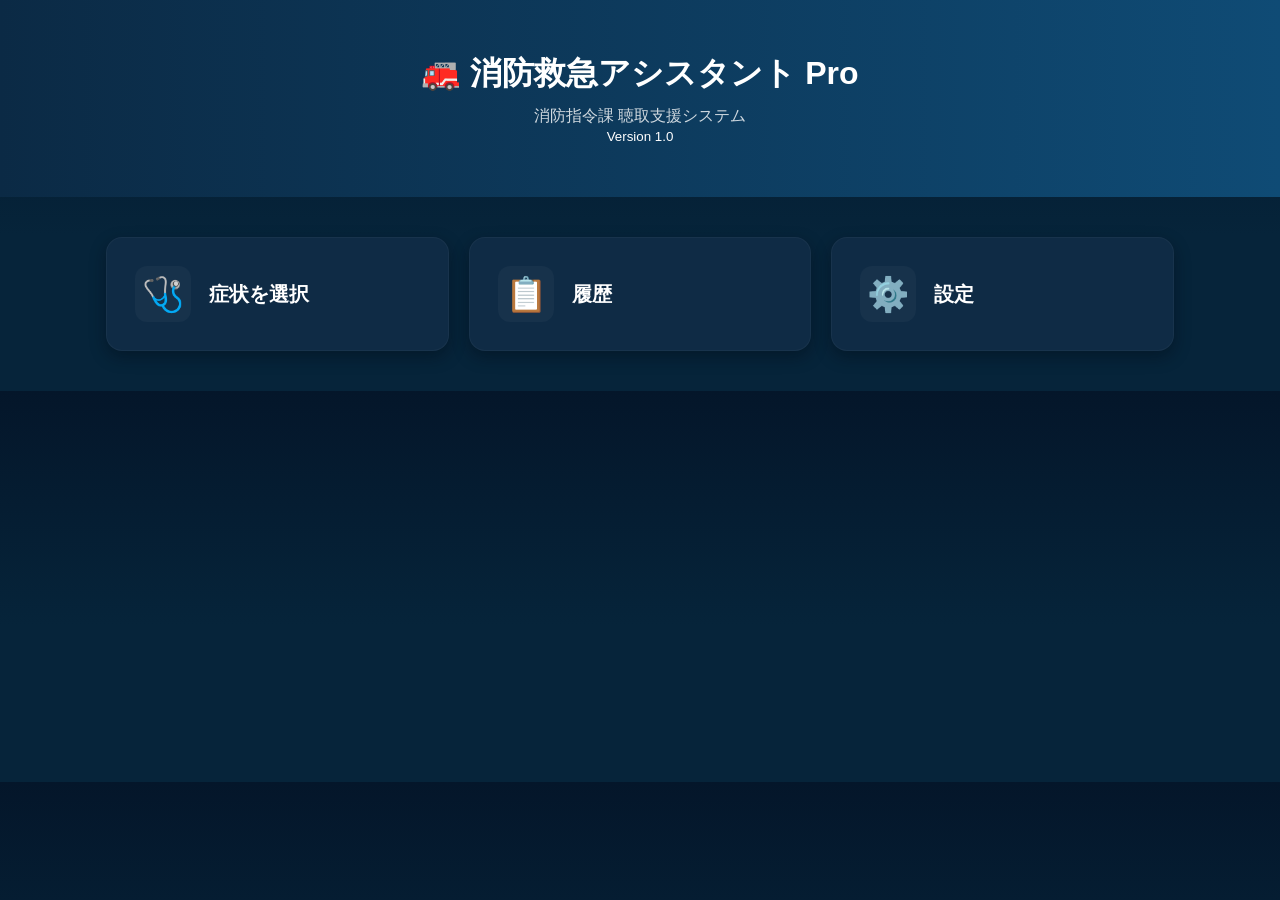
<file: index.html>
<!DOCTYPE html>
<html lang="ja">
<head>
    <meta charset="UTF-8">
    <meta name="viewport" content="width=device-width, initial-scale=1.0">
    <title>消防救急アシスタント Pro</title>

    <link rel="stylesheet" href="css/style.css">
    <link rel="stylesheet" href="css/layout.css">
    <link rel="stylesheet" href="css/components.css">
</head>

<body>

<header class="header">
    <div class="container">
        <h1>🚒 消防救急アシスタント Pro</h1>
        <p>消防指令課 聴取支援システム</p>
        <small>Version 1.0</small>
    </div>
</header>

<main class="menu container" role="navigation" aria-label="メインメニュー">

 <button class="card" data-target="pages/symptoms.html" aria-label="症状を選択">
    <div class="icon">🩺</div>
    <span class="label">症状を選択</span>
</button>

    <button class="card" data-target="pages/history.html" aria-label="履歴">
        <div class="icon">📋</div>
        <span class="label">履歴</span>
    </button>

    <button class="card" data-target="pages/settings.html" aria-label="設定">
        <div class="icon">⚙️</div>
        <span class="label">設定</span>
    </button>

</main>

<!-- PWA のマニフェスト -->
<link rel="manifest" href="manifest.json">

<script type="module" src="js/router.js"></script>

</body>
</html>
</file>
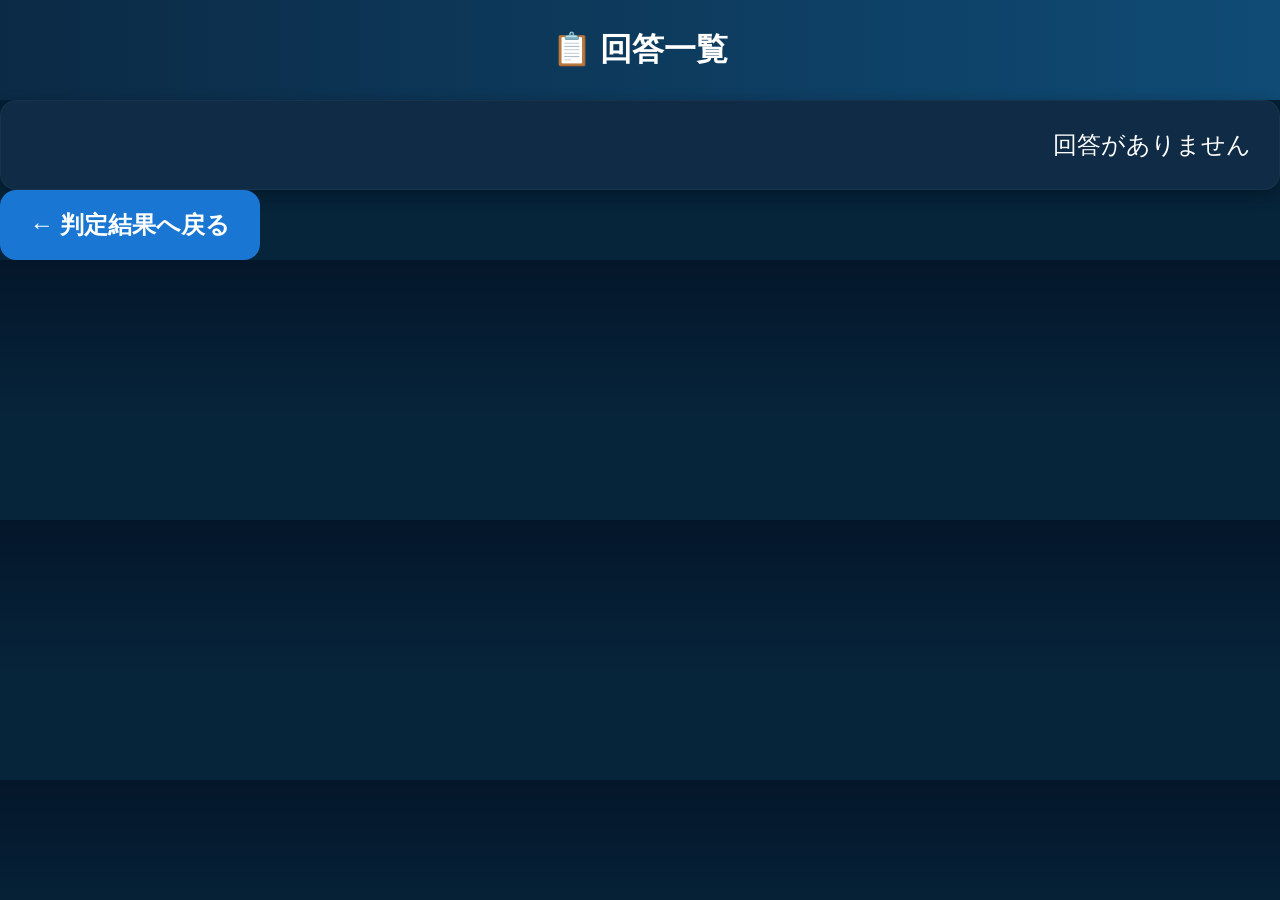
<file: pages/answers.html>
<!DOCTYPE html>
<html lang="ja">

<head>

<meta charset="UTF-8">

<meta name="viewport"
      content="width=device-width,initial-scale=1.0">

<title>回答一覧</title>

<link rel="stylesheet" href="../css/style.css">
<link rel="stylesheet" href="../css/layout.css">
<link rel="stylesheet" href="../css/components.css">
<link rel="stylesheet" href="../css/answers.css">

</head>

<body>

<header class="header">

<h1>📋 回答一覧</h1>

</header>

<section class="card">

<ul id="answerList"
    class="qa-list"></ul>

<p id="answerEmptyText"
   hidden>

回答がありません

</p>

</section>

<div class="bottom-actions">

<button id="backBtn" class="back-btn">
    ← 判定結果へ戻る
</button>

</div>

<script type="module"
src="../js/pages/answers.js"></script>

</body>

</html>
</file>
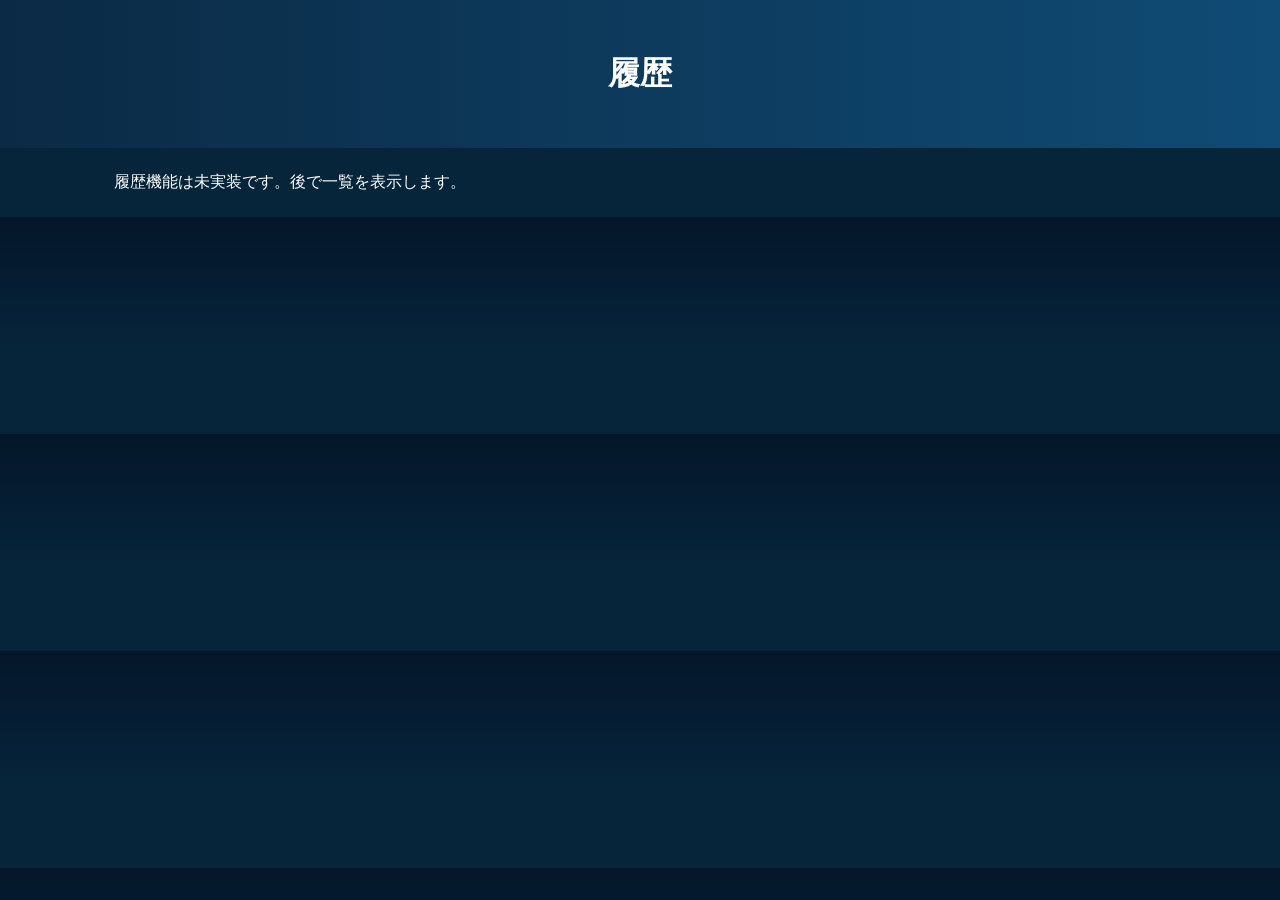
<file: pages/history.html>
<!DOCTYPE html>
<html lang="ja">
<head>
    <meta charset="utf-8">
    <meta name="viewport" content="width=device-width,initial-scale=1">
    <title>履歴</title>
    <link rel="stylesheet" href="../css/style.css">
    <link rel="stylesheet" href="../css/layout.css">
    <link rel="stylesheet" href="../css/components.css">
</head>
<body>
<header class="header">
    <div class="container">
        <h1>履歴</h1>
    </div>
</header>

<main class="container">
    <!-- 履歴画面のプレースホルダ。将来的に一覧表示を実装 -->
    <p>履歴機能は未実装です。後で一覧を表示します。</p>
</main>

<script type="module" src="../js/router.js"></script>
</body>
</html>
</file>
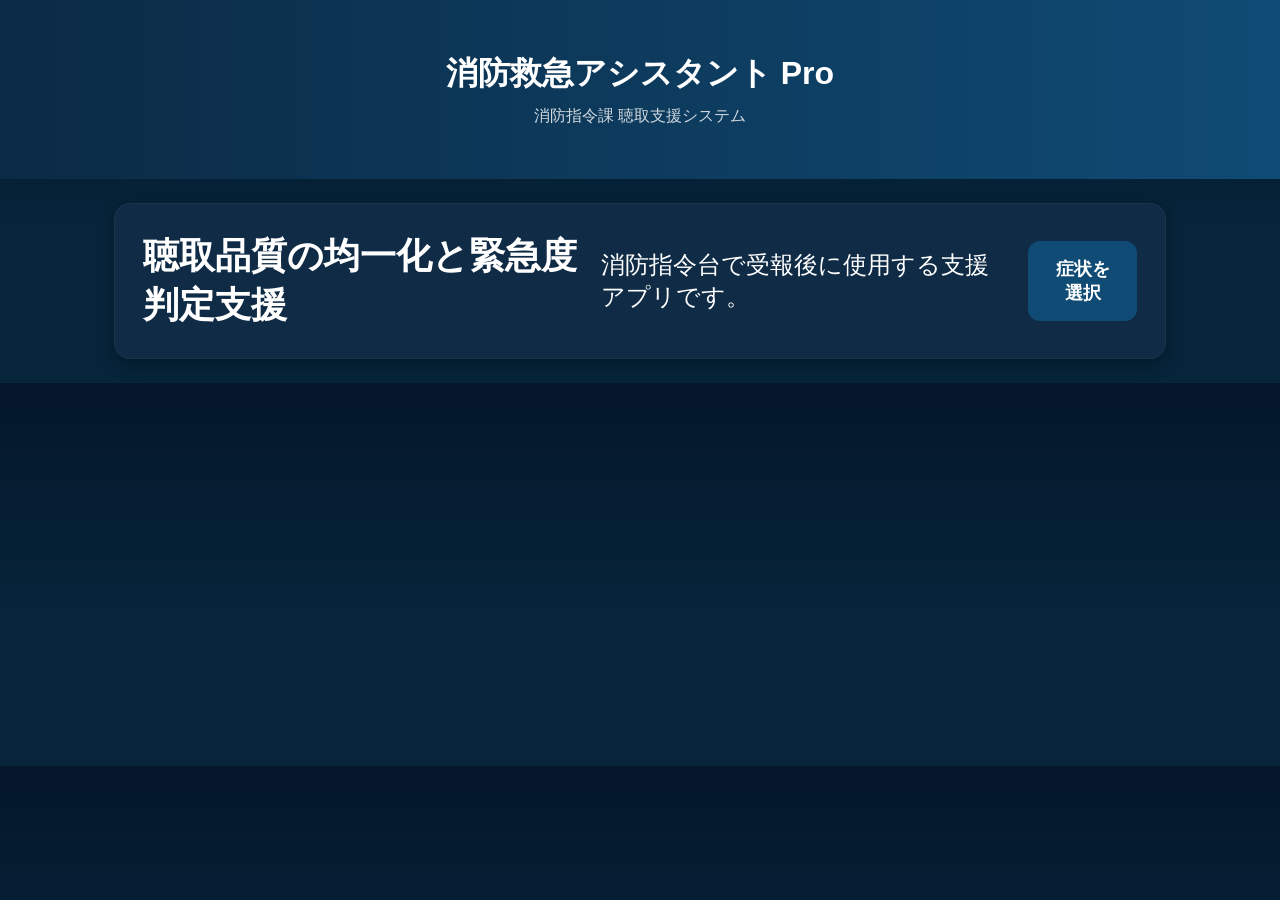
<file: pages/home.html>
<!DOCTYPE html>
<html lang="ja">
<head>
    <meta charset="UTF-8">
    <meta name="viewport" content="width=device-width, initial-scale=1.0">
    <title>消防救急アシスタント Pro</title>
    <link rel="stylesheet" href="../css/style.css">
    <link rel="stylesheet" href="../css/layout.css">
    <link rel="stylesheet" href="../css/components.css">
</head>
<body>
<header class="header">
    <div class="container">
        <h1>消防救急アシスタント Pro</h1>
        <p>消防指令課 聴取支援システム</p>
    </div>
</header>
<main class="container home-screen">
    <section class="hero-card card">
        <h2>聴取品質の均一化と緊急度判定支援</h2>
        <p>消防指令台で受報後に使用する支援アプリです。</p>
        <button class="primary-btn" id="startSymptomsBtn">症状を選択</button>
    </section>
</main>
<script type="module" src="../js/router.js"></script>
</body>
</html>
</file>
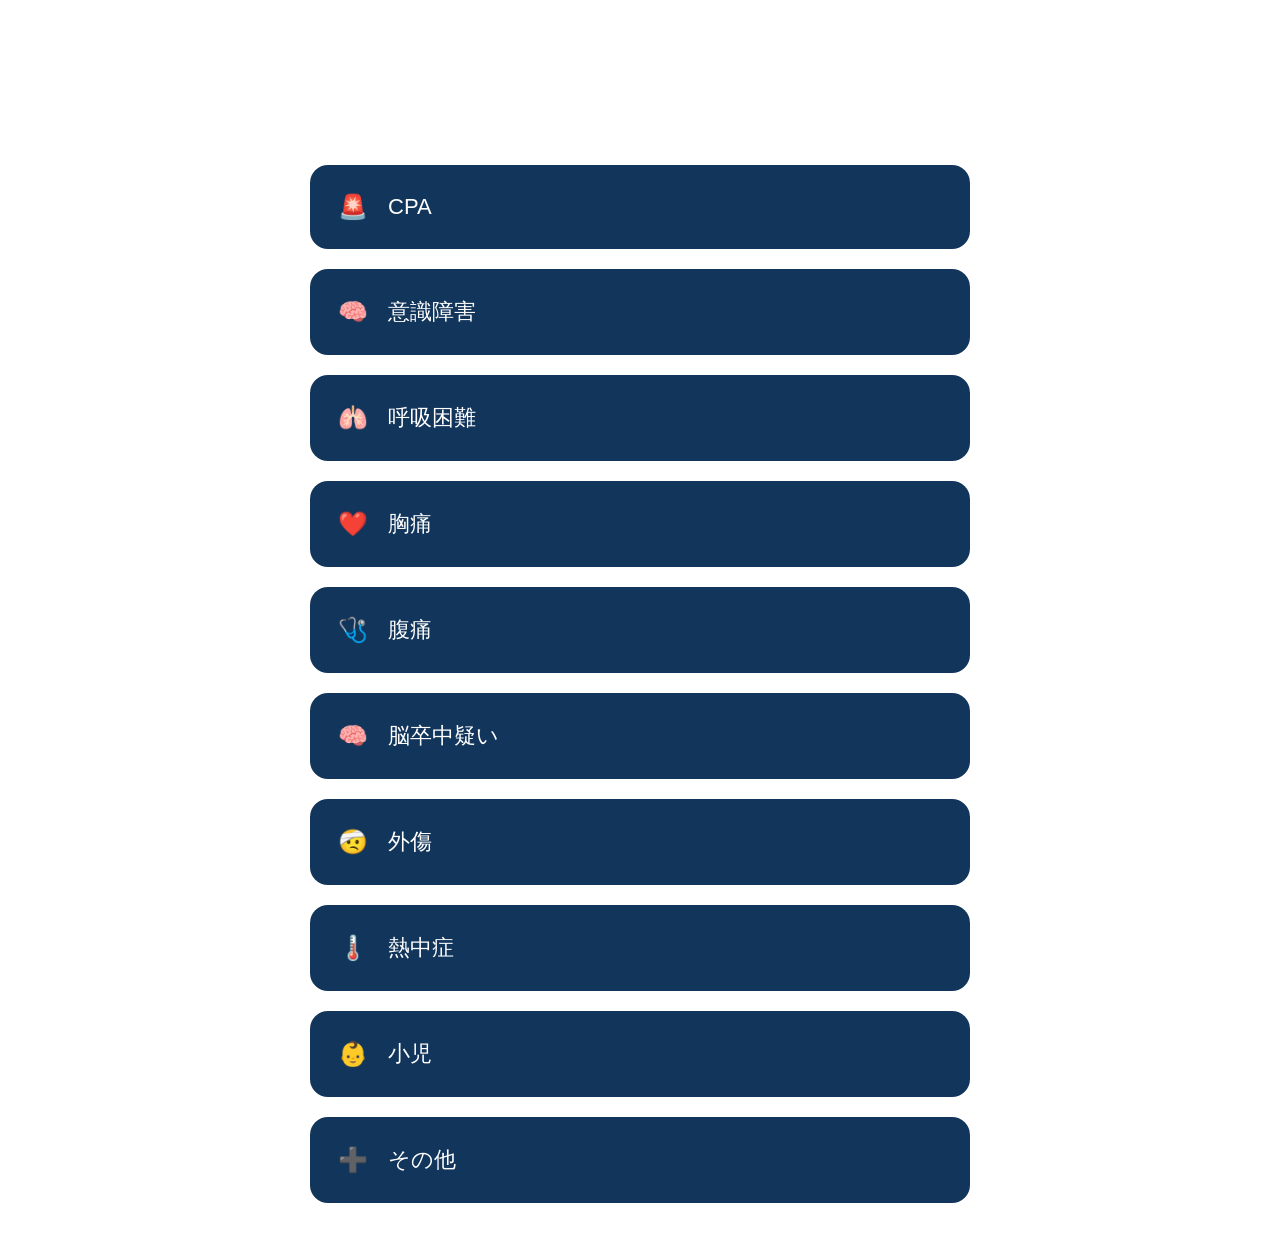
<file: pages/protocol.html>
<!DOCTYPE html>
<html lang="ja">
<head>
    <meta charset="UTF-8">
    <meta name="viewport" content="width=device-width, initial-scale=1.0">
    <title>プロトコル</title>
    <link rel="stylesheet" href="../css/style.css">
    <link rel="stylesheet" href="../css/layout.css">
    <link rel="stylesheet" href="../css/components.css">
    <link rel="stylesheet" href="../css/protocol.css">
</head>
<body>
<header class="header">

    <div class="container">

        <div class="header-top">

            <button id="prevBtn" class="back-btn">

                ← 戻る

            </button>

            <h1 id="protocolTitle">

                プロトコル

            </h1>

        </div>

        <p id="protocolProgress">

            質問 1 / 10

        </p>

    </div>

</header>

<main class="container protocol-container">

    <section class="card protocol-card">
        <div class="protocol-header">

<h2 id="questionText"
    class="protocol-question-title">
</h2>

<p id="progressText"
   class="protocol-progress">
</p>

</div>
        <div id="questionContainer" class="question-block"></div>
        <div id="validationMessage" class="error-message" aria-live="polite"></div>

</div>

    </section>
</main>
<script type="module" src="../js/router.js"></script>
<script type="module" src="../js/engines/protocolEngine.js"></script>
</body>
</html>
</file>
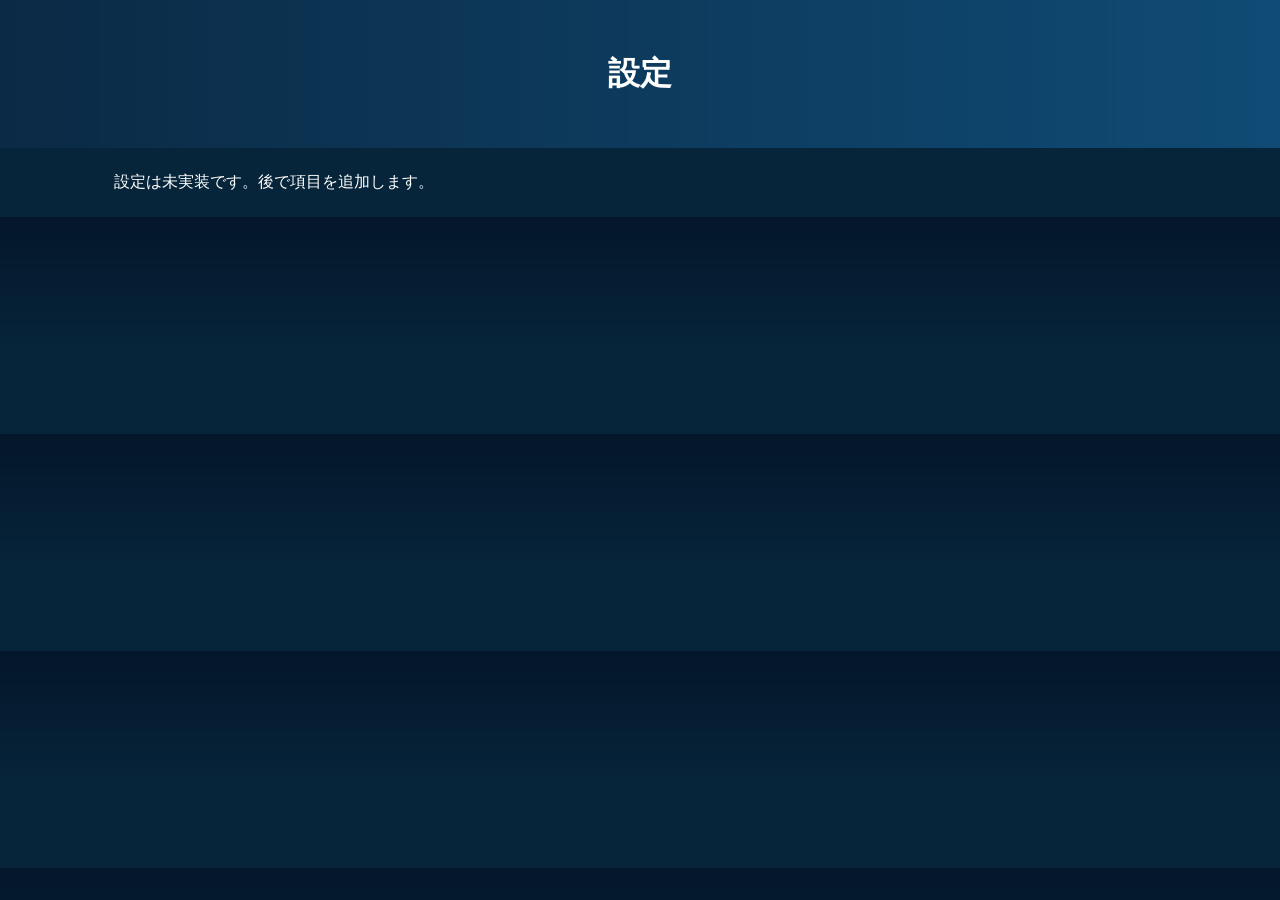
<file: pages/settings.html>
<!DOCTYPE html>
<html lang="ja">
<head>
    <meta charset="utf-8">
    <meta name="viewport" content="width=device-width,initial-scale=1">
    <title>設定</title>
    <link rel="stylesheet" href="../css/style.css">
    <link rel="stylesheet" href="../css/layout.css">
    <link rel="stylesheet" href="../css/components.css">
</head>
<body>
<header class="header">
    <div class="container">
        <h1>設定</h1>
    </div>
</header>

<main class="container">
    <!-- 設定画面のプレースホルダ。後で通知/保存ポリシーを追加 -->
    <p>設定は未実装です。後で項目を追加します。</p>
</main>

<script type="module" src="../js/router.js"></script>
</body>
</html>
</file>
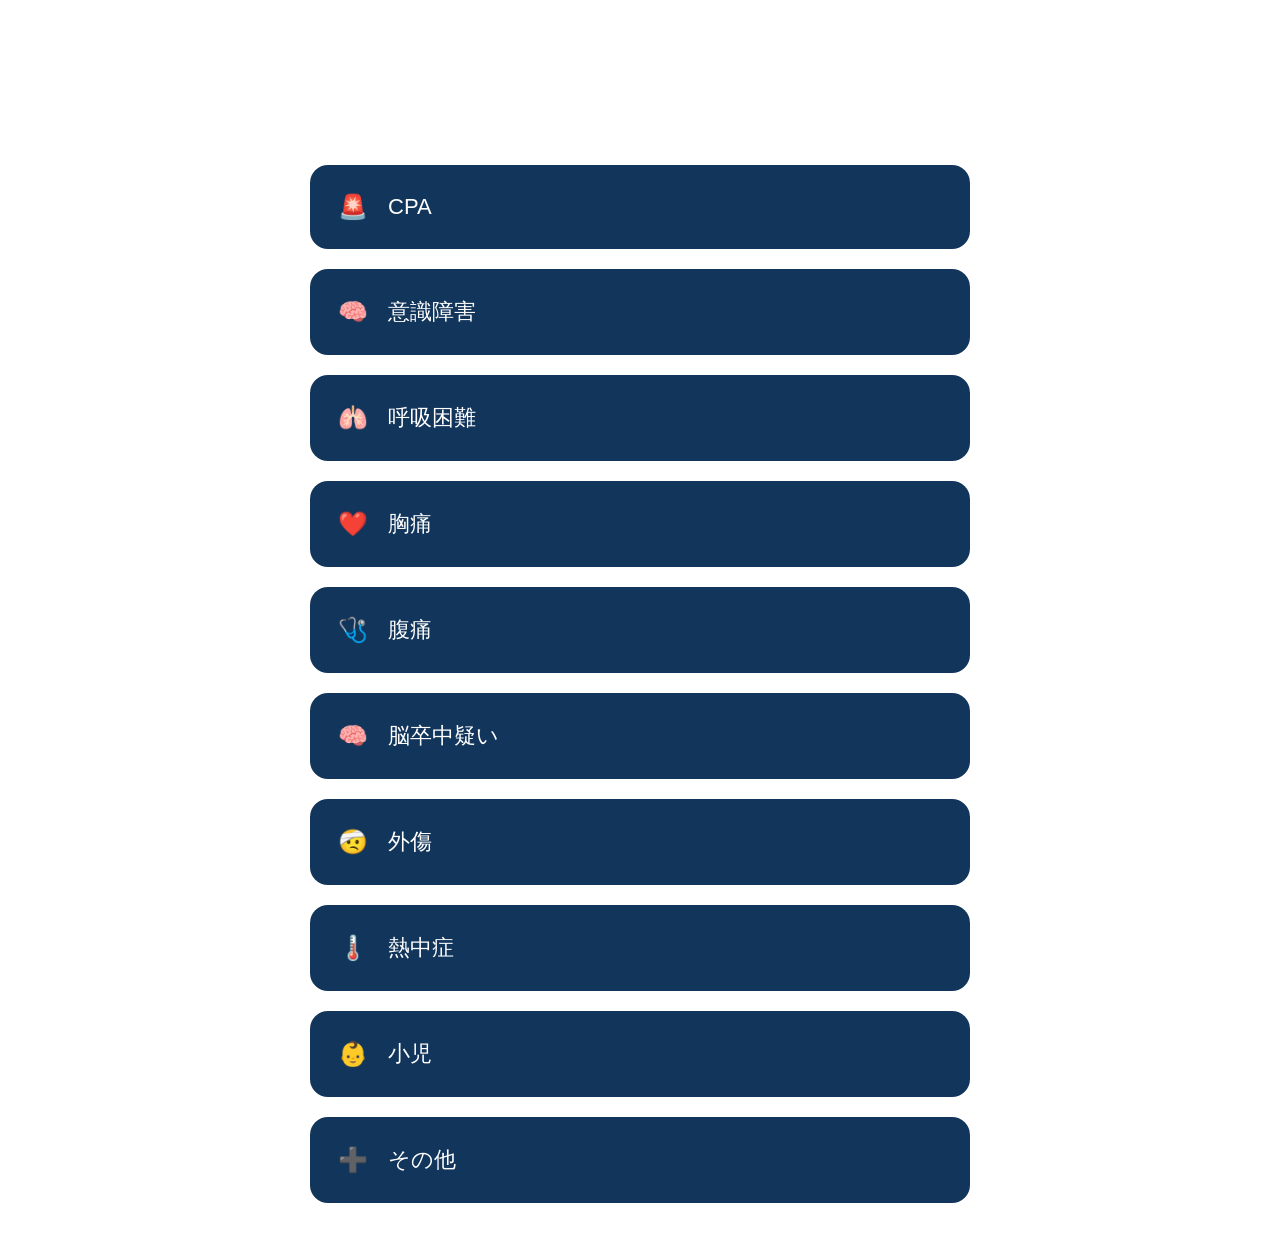
<file: pages/symptoms.html>
<!DOCTYPE html>
<html lang="ja">
<head>
<meta charset="UTF-8">
<meta name="viewport" content="width=device-width, initial-scale=1">

<title>症状選択</title>

<link rel="stylesheet" href="../css/style.css">
</head>

<body>

<header class="header">

<h1>症状選択</h1>

<p>主症状を選択してください</p>

</header>

<main class="menu">

<button class="card symptom" data-type="cpa">

🚨

<span>CPA</span>

</button>

<button class="card symptom" data-type="consciousness">

🧠

<span>意識障害</span>

</button>

<button class="card symptom" data-type="dyspnea">

🫁

<span>呼吸困難</span>

</button>

<button class="card symptom" data-type="chestPain">

❤️

<span>胸痛</span>

</button>

<button class="card symptom" data-type="abdominal">

🩺

<span>腹痛</span>

</button>

<button class="card symptom" data-type="stroke">

🧠

<span>脳卒中疑い</span>

</button>

<button class="card symptom" data-type="trauma">

🤕

<span>外傷</span>

</button>

<button class="card symptom" data-type="heat">

🌡️

<span>熱中症</span>

</button>

<button class="card symptom" data-type="pediatric">

👶

<span>小児</span>

</button>

<button class="card symptom" data-type="other">

➕

<span>その他</span>

</button>

</main>

<script type="module" src="../js/router.js"></script>

</body>
</html>
</file>
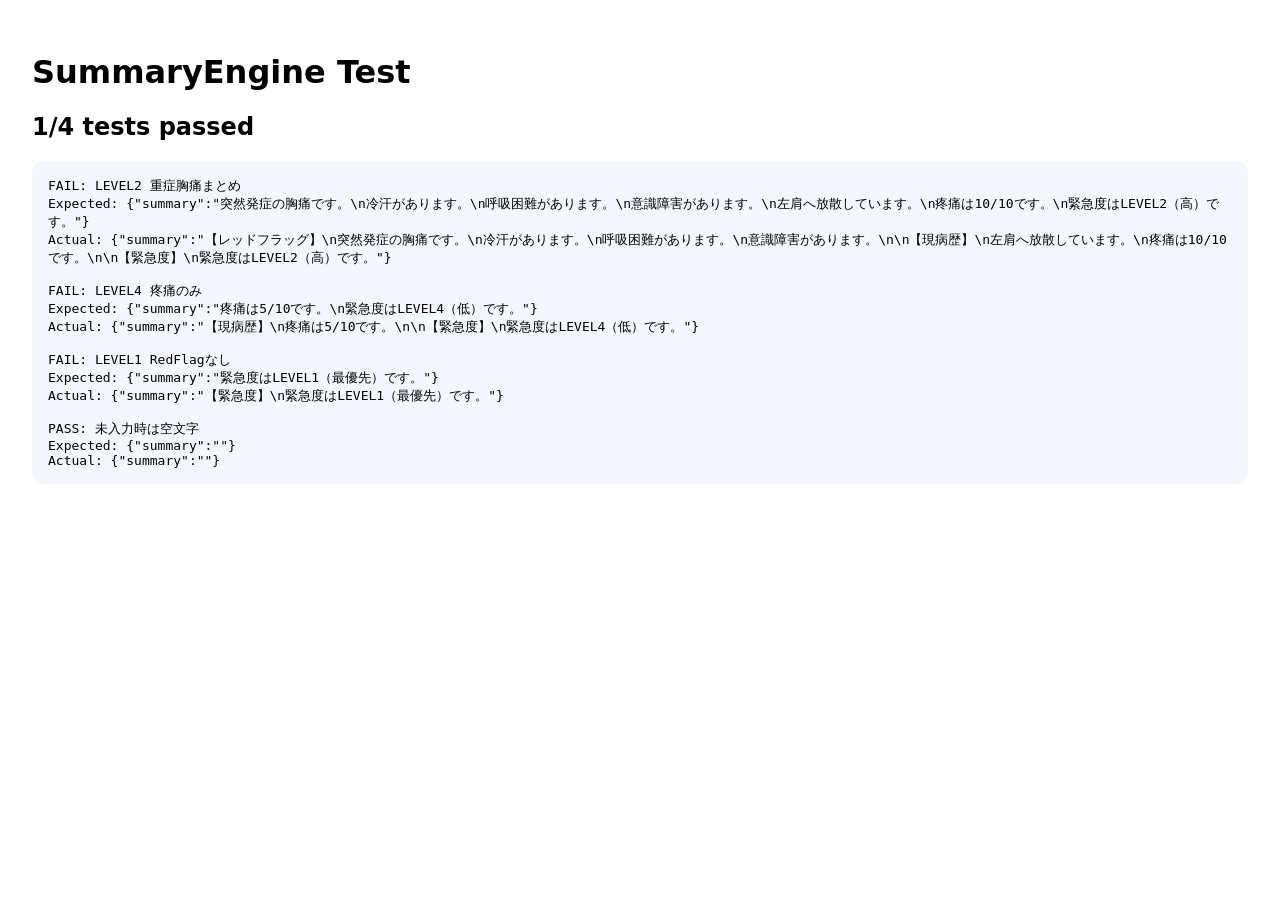
<file: tests/summaryEngineTest.html>
<!DOCTYPE html>
<html lang="ja">
<head>
  <meta charset="UTF-8">
  <meta name="viewport" content="width=device-width, initial-scale=1.0">
  <title>SummaryEngine Test</title>
  <style>
    body { font-family: ui-sans-serif, system-ui, sans-serif; padding: 24px; }
    .pass { color: green; }
    .fail { color: red; }
    pre { white-space: pre-wrap; background: #f5f7ff; padding: 16px; border-radius: 12px; }
  </style>
</head>
<body>
  <h1>SummaryEngine Test</h1>
  <div id="summary"></div>
  <pre id="output"></pre>
  <script type="module" src="./summaryEngine.test.js"></script>
</body>
</html>
</file>
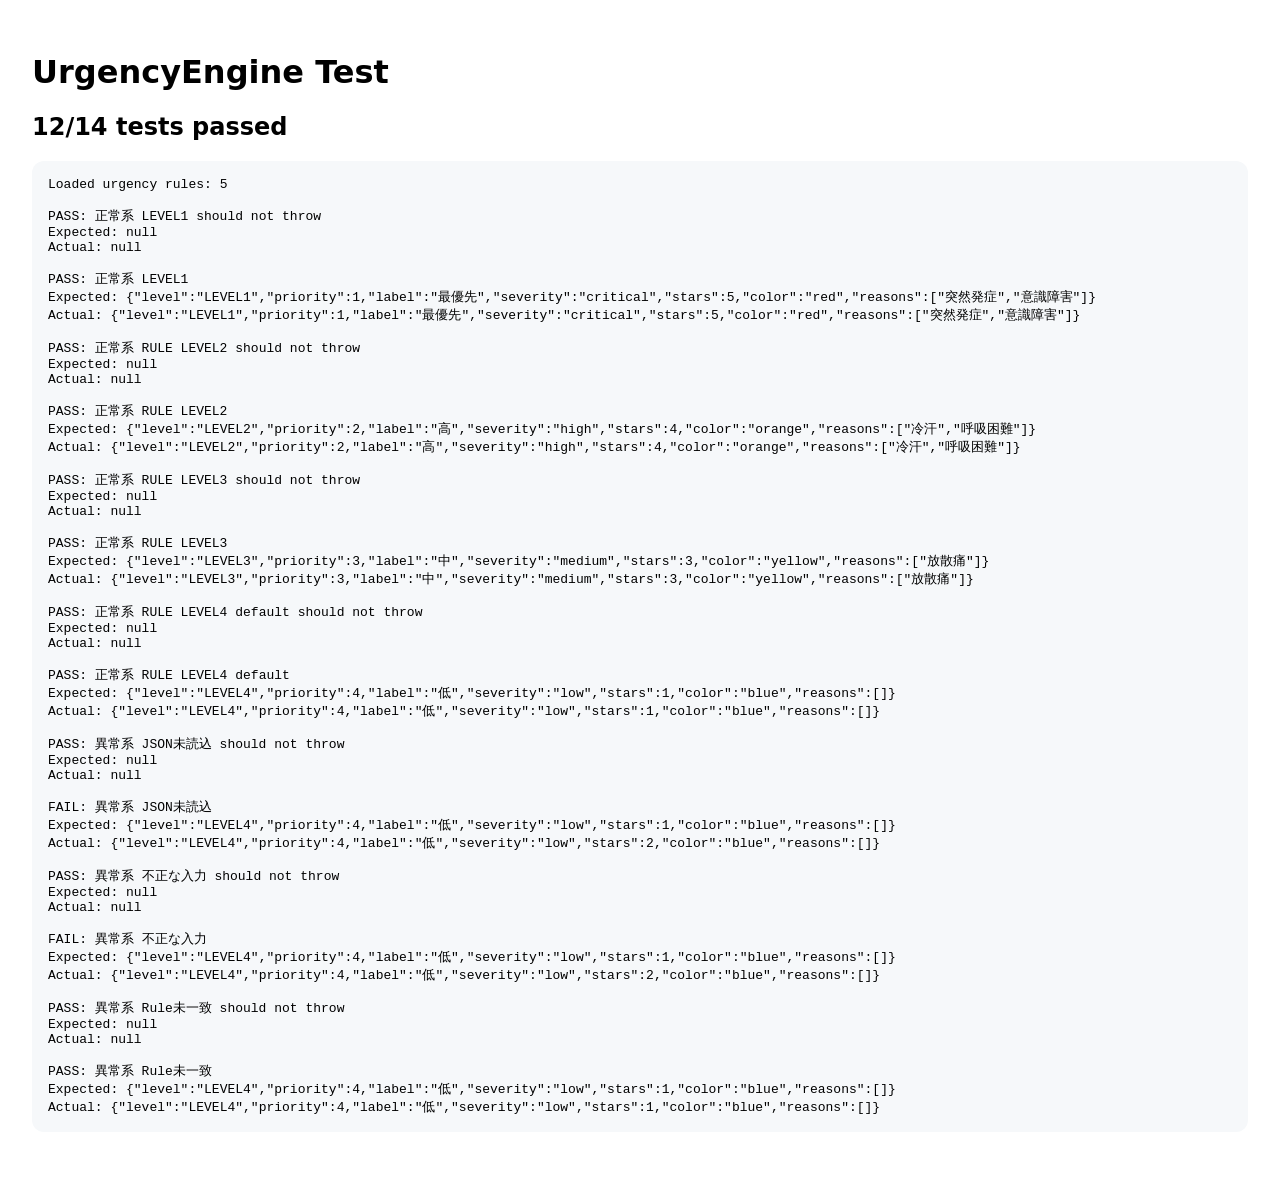
<file: tests/urgencyEngineTest.html>
<!DOCTYPE html>
<html lang="ja">
<head>
  <meta charset="UTF-8">
  <meta name="viewport" content="width=device-width, initial-scale=1.0">
  <title>UrgencyEngine Test</title>
  <style>
    body { font-family: ui-sans-serif, system-ui, sans-serif; padding: 24px; }
    pre { background: #f6f8fa; padding: 16px; border-radius: 12px; white-space: pre-wrap; }
    .pass { color: green; }
    .fail { color: red; }
  </style>
</head>
<body>
  <h1>UrgencyEngine Test</h1>
  <div id="summary"></div>
  <pre id="output"></pre>
  <script type="module" src="./urgencyEngine.test.js"></script>
</body>
</html>
</file>
<file: css/style.css>
/*
    style.css
    ホーム画面と共通スタイルの基本設定
    コメントは日本語で記載しています。
*/

*{
    margin:0;
    padding:0;
    box-sizing:border-box;
}

body{
    /* 基本の背景色は layout.css の変数で上書きされる想定 */
    font-family: "Hiragino Sans", sans-serif;
    color:var(--text-on-blue, #ffffff);
}
.header{
    padding:20px 12px;
    text-align:center;
}

.header h1{

    font-size:32px;

}

.header p{

    margin-top:10px;

    opacity:.8;

}

.menu{

    max-width:700px;

    margin:30px auto;

    display:grid;

    gap:20px;

    padding:20px;

}

.card{

    background:#12355b;

    border:none;

    color:white;

    font-size:24px;

    padding:28px;

    border-radius:18px;

    cursor:pointer;

    display:flex;

    align-items:center;

    gap:20px;

    transition:.2s;

}

.card:hover{

    background:#1f4f82;

    transform:scale(1.02);

}

.card span{

    font-size:22px;

}

.form-container{
    max-width:700px;
    margin:30px auto;
    padding:20px;
    display:flex;
    flex-direction:column;
    gap:15px;
}

label{
    font-weight:bold;
}

input{
    padding:14px;
    font-size:18px;
    border-radius:10px;
    border:none;
}

.next-btn{
    margin-top:20px;
    background:#c62828;
    color:white;
    border:none;
    padding:18px;
    font-size:20px;
    border-radius:12px;
    cursor:pointer;
}

.next-btn:hover{
    background:#d32f2f;
}

.answer-card{

    width:100%;

    min-height:110px;

    display:flex;

    justify-content:center;

    align-items:center;

    border:2px solid #d9d9d9;

    border-radius:18px;

    background:#ffffff;

    color:#1565c0;

    font-size:36px;

    font-weight:700;

    cursor:pointer;

    transition:all .15s ease;

    user-select:none;

    -webkit-user-select:none;

    -webkit-tap-highlight-color:transparent;

}

.answer-card:hover{

    background:#1565c0;

    border-color:#1565c0;

    color:#ffffff;

    transform:translateY(-2px);

    box-shadow:0 8px 18px rgba(21,101,192,.25);

}

.answer-card.selected{

    background:#1565c0;

    border-color:#1565c0;

    color:#ffffff;

}

.answer-card:active{

    transform:scale(.98);

}

.option-group{

    display:flex;

    flex-direction:column;

    gap:18px;

    margin-top:30px;

}

.protocol-question-title{

    font-size:42px;

    font-weight:700;

    color:#163b73;

    text-align:center;

    margin-bottom:35px;

}

.protocol-progress{

    text-align:center;

    font-size:24px;

    color:#666;

    margin-bottom:20px;

}
</file>
<file: css/layout.css>
/* layout.css: ページ全体のレイアウトとレスポンシブ調整 */

/* 消防ブルーを基調としたカラーパレット */
:root{
    --fire-blue-900:#04162a;
    --fire-blue-700:#0b2a45;
    --fire-blue-500:#0f4b75;
    --accent:#ff6b00;
    --card-bg: #0f2b45;
    --text-on-blue: #ffffff;
}

body{
    background: linear-gradient(180deg,var(--fire-blue-900), #06243a 60%);
    color:var(--text-on-blue);
    -webkit-font-smoothing:antialiased;
}

/* コンテナ幅の制限とiPad向けの余白調整 */
.container{
    max-width:1100px;
    margin:0 auto;
    padding:24px;
}

.header{
    padding:28px 16px;
    text-align:center;
    background:linear-gradient(90deg,var(--fire-blue-700),var(--fire-blue-500));
}

/* ホームのグリッド（カード配置） */
.menu{
    display:grid;
    grid-template-columns:repeat(3,1fr);
    gap:20px;
    max-width:1100px;
    margin:24px auto;
    padding:16px;
}

/* タブレット最適化 */
@media (max-width: 900px) {
    .menu{ grid-template-columns:repeat(2,1fr); }
}

/* モバイル */
@media (max-width: 520px) {
    .menu{ grid-template-columns:1fr; padding:12px; gap:14px; }
    .header h1{ font-size:20px; }
}

/* iPad特化（ランドスケープ） */
@media (min-width:768px) and (max-width:1024px) {
    .container{ padding:32px; }
    .menu{ gap:24px; grid-template-columns:repeat(3,1fr); }
}
</file>
<file: css/components.css>
/* components.css: ボタン・カード・アイコン等の再利用コンポーネント */

/* カードUI（大きいボタン/アイコン付き） */
.card{
    background:var(--card-bg);
    border-radius:16px;
    padding:28px;
    display:flex;
    align-items:center;
    gap:18px;
    box-shadow:0 6px 16px rgba(2,10,20,0.4);
    border:1px solid rgba(255,255,255,0.04);
    cursor:pointer;
    transition:transform .15s ease, box-shadow .15s ease;
    /* ボタン高さは UI ガイドライン準拠（高さ 60px 以上を目安） */
    min-height:64px;
}

.card .icon{
    font-size:34px;
    width:56px;
    height:56px;
    display:flex;
    align-items:center;
    justify-content:center;
    background:rgba(255,255,255,0.03);
    border-radius:12px;
}

.card span{
    font-size:20px;
    font-weight:700;
    /* テキストは折り返し可能にし、ラベルに余白を持たせる */
    line-height:1.2;
}

.menu .card:hover{
    transform:translateY(-4px);
    box-shadow:0 14px 30px rgba(2,10,30,0.45);
}

/* 大きいアクションボタン */
.primary-btn{
    background:var(--fire-blue-500);
    color:white;
    padding:16px 20px;
    border-radius:12px;
    border:none;
    font-size:18px;
    font-weight:700;
}

.primary-btn:active{ transform:translateY(1px); }

/* カード内テキストの折り返し制御 */
.card .label { display:block; }
</file>
<file: css/answers.css>
.answer-page{
    width:100%;
    max-width:none;
    padding:16px;
    margin:0;
}

.answer-card{
    width:100%;
    height:calc(100vh - 120px);
    margin:0;
    display:flex;
    flex-direction:column;
}

.qa-list{
    flex:1;
    overflow-y:auto;

    display:grid;
    gap:12px;

    padding:0;
    margin:0;
    list-style:none;
}

.qa-item{

    padding:18px 20px;

    border-radius:18px;

    background:rgba(255,255,255,.05);

    border:1px solid rgba(255,255,255,.08);

}

.question-text{
    display:block;
    color:#7EC8FF;
    font-size:1rem;
    font-weight:700;
    margin-bottom:8px;
}

.answer-text{
    display:block;
    color:#FFFFFF;
    font-size:1.15rem;
    font-weight:600;
}

.back-btn{

    display:inline-flex;

    align-items:center;

    justify-content:center;

    width:220px;

    height:60px;

    font-size:22px;

    font-weight:700;

    border-radius:16px;

    background:#1976D2;

    color:#fff;

    border:none;

    cursor:pointer;

    text-decoration:none;

    transition:.2s;

}

.back-btn:hover{

    background:#1565C0;

}

@media (min-width:768px){

.answer-page{

    max-width:1400px;

}

.answer-card{

    height:calc(100vh - 90px);

}

.qa-item{

display:grid;

grid-template-columns:350px 1fr;

align-items:center;

}

.back-btn{

    width:260px;

    height:70px;

    font-size:24px;

}

}
</file>
<file: css/protocol.css>
/* ===========================
   プロトコル画面
=========================== */

.protocol-container{

    max-width:900px;

    margin:40px auto;

}

/* 上の青いカードは不要 */

.protocol-info-card{

    display:none;

}

/* 質問カード */

.protocol-card{

    background:#ffffff;

    border-radius:24px;

    padding:40px;

    box-shadow:0 8px 24px rgba(0,0,0,.15);

}

/* ホバー禁止 */

.protocol-card:hover{

    transform:none !important;

    box-shadow:0 8px 24px rgba(0,0,0,.15) !important;

}

/* 質問番号 */

.protocol-progress{

    display:block;

    text-align:center;

    font-size:28px;

    font-weight:600;

    color:#666;

    margin-bottom:20px;

}

/* 質問 */

.protocol-question-title{

    text-align:center;

    font-size:44px;

    font-weight:bold;

    color:#163b73;

    margin-bottom:40px;

}

/* 左側ラベルを消す */

.question-block label{

    display:none;

}

/* 回答 */

.option-group{

    display:flex;

    flex-direction:column;

    gap:20px;

}

/* 回答ボタン */

.answer-card{

    width:100%;

    height:90px;

    border:2px solid #d9d9d9;

    border-radius:18px;

    background:#ffffff;

    color:#163b73;

    font-size:34px;

    font-weight:bold;

    display:flex;

    justify-content:center;

    align-items:center;

    cursor:pointer;

    transition:none;

}

/* マウスを乗せても変化なし */

.answer-card:hover{

    background:#ffffff !important;

    color:#163b73 !important;

    border-color:#d9d9d9 !important;

    transform:none !important;

    box-shadow:none !important;

}

/* 選択中だけ青 */

.answer-card.selected{

    background:#1565c0 !important;

    color:#ffffff !important;

    border-color:#1565c0 !important;

}

/* 次へ・戻る */

.protocol-actions{

    margin-top:40px;

    display:flex;

    justify-content:space-between;

}

/* ボタン */

.primary-btn,
.secondary-btn{

    width:170px;

    height:70px;

    font-size:26px;

    border-radius:14px;

}

/* 数字選択 */

.number-grid{

    display:grid;

    grid-template-columns:repeat(6,1fr);

    gap:15px;

}

.number-card{

    height:80px;

    font-size:30px;

    border-radius:16px;

    border:2px solid #d9d9d9;

    background:white;

}

.number-card.selected{

    background:#1565c0;

    color:white;

}

.protocol-card:hover{
    background:#ffffff !important;
    transform:none !important;
    box-shadow:0 8px 24px rgba(0,0,0,.15) !important;
}

.protocol-actions{

    margin-top:35px;

    display:flex;

    justify-content:flex-start;

}

.secondary-btn{

    width:170px;

    height:70px;

    border:2px solid #d9d9d9;

    border-radius:16px;

    background:#ffffff;

    color:#1565c0;

    font-size:24px;

    font-weight:bold;

    cursor:pointer;

    transition:.2s;

}

.secondary-btn:hover{

    background:#1565c0;

    color:#ffffff;

    border-color:#1565c0;

}

/* ヘッダー */

.header-top{

    display:flex;

    align-items:center;

    justify-content:space-between;

    margin-bottom:12px;

}

/* 戻るボタン */

.back-btn{

    width:120px;

    height:52px;

    border-radius:12px;

    border:2px solid rgba(255,255,255,.6);

    background:transparent;

    color:white;

    font-size:20px;

    font-weight:bold;

    cursor:pointer;

}

.back-btn:hover{

    background:white;

    color:#1565c0;

}

/* タイトル */

#protocolTitle{

    flex:1;

    text-align:center;

    margin:0;

}

/* 質問番号 */

#protocolProgress{

    text-align:center;

    font-size:22px;

    margin:0;

    color:white;

}

/* ==========================
   iPhone・iPad 共通デザイン
========================== */

/* 質問カード */
.protocol-card{

    width:100%;
    max-width:900px;

    margin:20px auto;

    padding:24px;

    border-radius:24px;

    background:#ffffff;

}

/* 質問 */
.protocol-question-title{

    font-size:clamp(28px,4vw,42px);

    text-align:center;

    color:#163b73;

    font-weight:700;

    margin:20px 0 35px;

}

/* 質問番号 */
.protocol-progress{

    text-align:center;

    font-size:clamp(18px,2.5vw,24px);

    color:#777;

    margin-bottom:20px;

}

/* 回答ボタン */
.answer-card{

    width:100%;

    min-height:90px;

    display:flex;

    justify-content:center;

    align-items:center;

    border:2px solid #d9d9d9;

    border-radius:18px;

    background:#ffffff;

    color:#1565c0;

    font-size:clamp(24px,3vw,36px);

    font-weight:700;

    cursor:pointer;

    transition:.2s;

    user-select:none;

    -webkit-user-select:none;

    -webkit-tap-highlight-color:transparent;

}

/* マウスを乗せた時 */
.answer-card:hover{

    background:#1565c0;

    border-color:#1565c0;

    color:#ffffff;

}

/* 選択時 */
.answer-card.selected{

    background:#1565c0;

    border-color:#1565c0;

    color:#ffffff;

}

/* ボタン間隔 */
.option-group{

    display:flex;

    flex-direction:column;

    gap:18px;

}

/* 痛みスケール */
.number-grid{

    display:grid;

    grid-template-columns:repeat(3,1fr);

    gap:16px;

}

.number-card{

    min-height:90px;

    border:2px solid #d9d9d9;

    border-radius:18px;

    background:#ffffff;

    color:#1565c0;

    font-size:30px;

    font-weight:bold;

    cursor:pointer;

    transition:.2s;

}

.number-card:hover{

    background:#1565c0;

    color:#ffffff;

    border-color:#1565c0;

}

.number-card.selected{

    background:#1565c0;

    color:#ffffff;

    border-color:#1565c0;

}

@media (max-width:600px){

    .protocol-card{

        padding:18px;

        border-radius:18px;

    }

    .answer-card{

        min-height:80px;

        font-size:26px;

    }

    .number-card{

        min-height:75px;

        font-size:24px;

    }

    .back-btn{

        width:90px;

        height:44px;

        font-size:16px;

    }

}

@media (min-width:768px){

    .answer-card{

        min-height:110px;

        font-size:36px;

    }

    .number-card{

        min-height:110px;

        font-size:36px;

    }

    .protocol-question-title{

        font-size:44px;

    }

}
</file>
